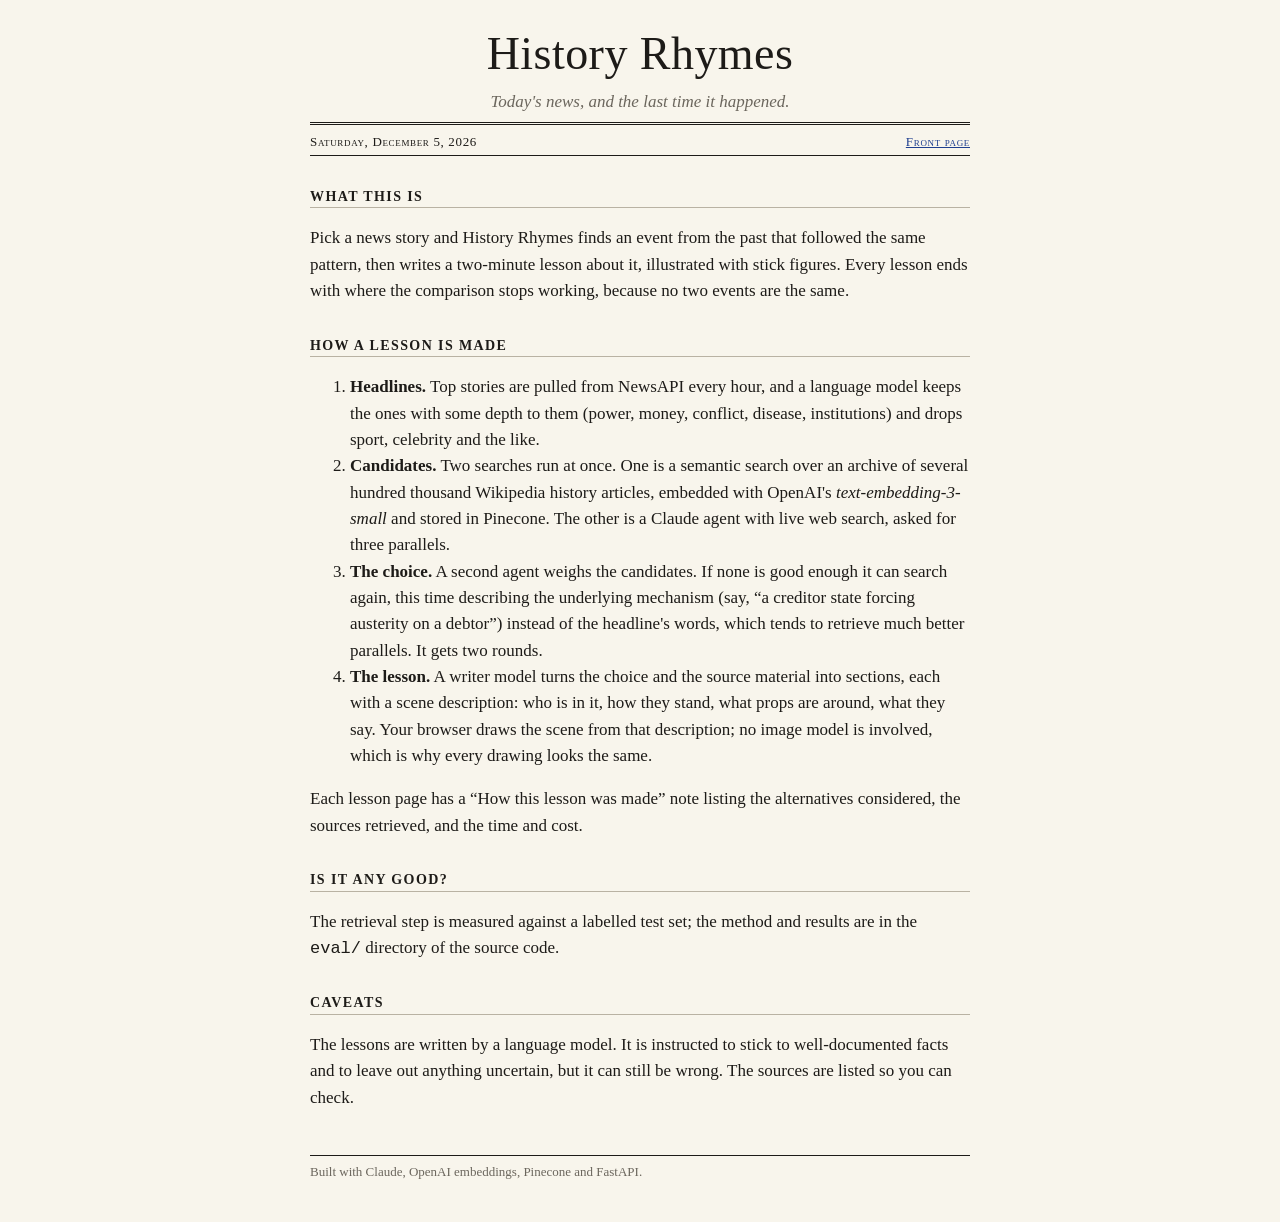
<file: static/about.html>
<!DOCTYPE html>
<html lang="en">
<head>
  <meta charset="utf-8">
  <meta name="viewport" content="width=device-width, initial-scale=1">
  <title>How it works — History Rhymes</title>
  <link rel="stylesheet" href="/static/style.css">
</head>
<body data-page="about">
  <header class="masthead">
    <h1><a href="/">History Rhymes</a></h1>
    <p class="motto">Today's news, and the last time it happened.</p>
  </header>
  <div class="dateline"><span id="today"></span><span><a href="/">Front page</a></span></div>

  <h2>What this is</h2>
  <p>Pick a news story and History Rhymes finds an event from the past that followed the same pattern, then writes a
    two-minute lesson about it, illustrated with stick figures. Every lesson ends with where the comparison stops
    working, because no two events are the same.</p>

  <h2>How a lesson is made</h2>
  <ol>
    <li><b>Headlines.</b> Top stories are pulled from NewsAPI every hour, and a language model keeps the ones with
      some depth to them (power, money, conflict, disease, institutions) and drops sport, celebrity and the like.</li>
    <li><b>Candidates.</b> Two searches run at once. One is a semantic search over an archive of several hundred
      thousand Wikipedia history articles, embedded with OpenAI's <i>text-embedding-3-small</i> and stored in
      Pinecone. The other is a Claude agent with live web search, asked for three parallels.</li>
    <li><b>The choice.</b> A second agent weighs the candidates. If none is good enough it can search again, this
      time describing the underlying mechanism (say, “a creditor state forcing austerity on a debtor”) instead of
      the headline's words, which tends to retrieve much better parallels. It gets two rounds.</li>
    <li><b>The lesson.</b> A writer model turns the choice and the source material into sections, each with a
      scene description: who is in it, how they stand, what props are around, what they say. Your browser draws
      the scene from that description; no image model is involved, which is why every drawing looks the same.</li>
  </ol>
  <p>Each lesson page has a “How this lesson was made” note listing the alternatives considered, the sources
    retrieved, and the time and cost.</p>

  <h2>Is it any good?</h2>
  <p>The retrieval step is measured against a labelled test set; the method and results are in the
    <code>eval/</code> directory of the source code.</p>

  <h2>Caveats</h2>
  <p>The lessons are written by a language model. It is instructed to stick to well-documented facts and to leave
    out anything uncertain, but it can still be wrong. The sources are listed so you can check.</p>

  <footer>Built with Claude, OpenAI embeddings, Pinecone and FastAPI.</footer>
  <script src="/static/app.js"></script>
</body>
</html>
</file>
<file: static/style.css>
/* Two-colour print: ink and one spot colour on cream paper. No rounded corners, shadows or gradients. */
:root {
  --ink: #1d1b18;
  --grey: #6b665d;
  --rule: #b9b2a3;
  --paper: #f8f5ec;
  --panel: #fffdf6;
  --spot: #b8432f;
  --link: #1f3f8f;
  --visited: #5d2f80;
}

html { background: var(--paper); }

body {
  margin: 0 auto;
  max-width: 660px;
  padding: 18px 20px 40px;
  color: var(--ink);
  font: 17px/1.55 Georgia, "Times New Roman", Times, serif;
}

a { color: var(--link); }
a:visited { color: var(--visited); }
a:hover { color: var(--spot); }

/* ---- masthead ---- */

.masthead { text-align: center; border-bottom: 3px double var(--ink); padding-bottom: 6px; margin-bottom: 4px; }
.masthead h1 { margin: 0; font-size: 46px; font-weight: normal; letter-spacing: 0.01em; }
.masthead h1 a, .masthead h1 a:visited { color: var(--ink); text-decoration: none; }
.masthead .motto { margin: 0; font-style: italic; color: var(--grey); }

.dateline {
  display: flex;
  justify-content: space-between;
  border-bottom: 1px solid var(--ink);
  padding: 3px 0;
  font-size: 13px;
  font-variant: small-caps;
  letter-spacing: 0.05em;
}

/* ---- headings and text ---- */

h2 {
  margin: 30px 0 10px;
  border-bottom: 1px solid var(--rule);
  font-size: 14px;
  font-weight: bold;
  letter-spacing: 0.1em;
  text-transform: uppercase;
}

.muted { color: var(--grey); }
.small { font-size: 14px; }

/* ---- front page ---- */

ol.headlines { padding-left: 28px; }
ol.headlines li { margin-bottom: 9px; }
ol.headlines .source { color: var(--grey); font-size: 14px; font-style: italic; }

form.own { display: flex; gap: 6px; }
form.own input {
  flex: 1;
  padding: 4px 6px;
  border: 1px solid var(--grey);
  background: #fff;
  font: inherit;
  font-size: 16px;
}
form.own button, .button {
  padding: 3px 12px;
  border: 1px solid var(--ink);
  background: #ece7da;
  color: var(--ink);
  font: inherit;
  font-size: 15px;
  cursor: pointer;
}
form.own button:active { background: #ddd6c5; }

ul.recent { list-style: square; padding-left: 22px; }
ul.recent li { margin-bottom: 6px; }

/* ---- lesson page ---- */

.kicker { margin: 26px 0 0; color: var(--spot); font-size: 13px; letter-spacing: 0.12em; text-transform: uppercase; }
.lesson h1 { margin: 2px 0 6px; font-size: 34px; font-weight: normal; line-height: 1.15; }
.dek { margin: 0 0 10px; font-size: 19px; font-style: italic; }
.prompted { margin: 0; padding: 6px 0; border-top: 1px solid var(--rule); border-bottom: 1px solid var(--rule); font-size: 14px; }

.lesson h3 { margin: 28px 0 6px; font-size: 21px; font-weight: bold; }

figure { margin: 14px 0 6px; }
figure .panel { border: 1px solid var(--ink); background: var(--panel); }
figure svg { display: block; width: 100%; height: auto; }
figcaption { margin-top: 5px; font-size: 14px; font-style: italic; color: var(--grey); }
figcaption b { font-style: normal; color: var(--ink); }

table.then-now { width: 100%; border-collapse: collapse; font-size: 16px; }
table.then-now th, table.then-now td { border: 1px solid var(--rule); padding: 6px 8px; vertical-align: top; text-align: left; }
table.then-now th { background: #ece7da; font-size: 13px; letter-spacing: 0.1em; text-transform: uppercase; }
table.then-now td.now { color: var(--spot); }

.dinkus { margin: 26px 0 8px; text-align: center; letter-spacing: 0.8em; }
.takeaway { margin: 0 auto; max-width: 520px; font-size: 19px; font-style: italic; text-align: center; }

details.making { margin-top: 30px; border-top: 1px solid var(--rule); padding-top: 8px; font-size: 15px; }
details.making summary { cursor: pointer; color: var(--link); text-decoration: underline; }
details.making table { border-collapse: collapse; font-size: 14px; margin: 8px 0; }
details.making td { padding: 1px 12px 1px 0; vertical-align: top; }

/* ---- working ---- */

.working { margin-top: 26px; }
pre.log {
  margin: 10px 0;
  padding: 10px 12px;
  border: 1px solid var(--rule);
  background: var(--panel);
  font: 14px/1.6 "Courier New", Courier, monospace;
  white-space: pre-wrap;
}
.error { border: 1px solid var(--spot); padding: 8px 10px; color: var(--spot); background: var(--panel); }

/* ---- footer ---- */

footer { margin-top: 44px; padding-top: 6px; border-top: 1px solid var(--ink); color: var(--grey); font-size: 13px; }

@media (max-width: 520px) {
  body { font-size: 16px; }
  .masthead h1 { font-size: 34px; }
  .lesson h1 { font-size: 27px; }
}
</file>
